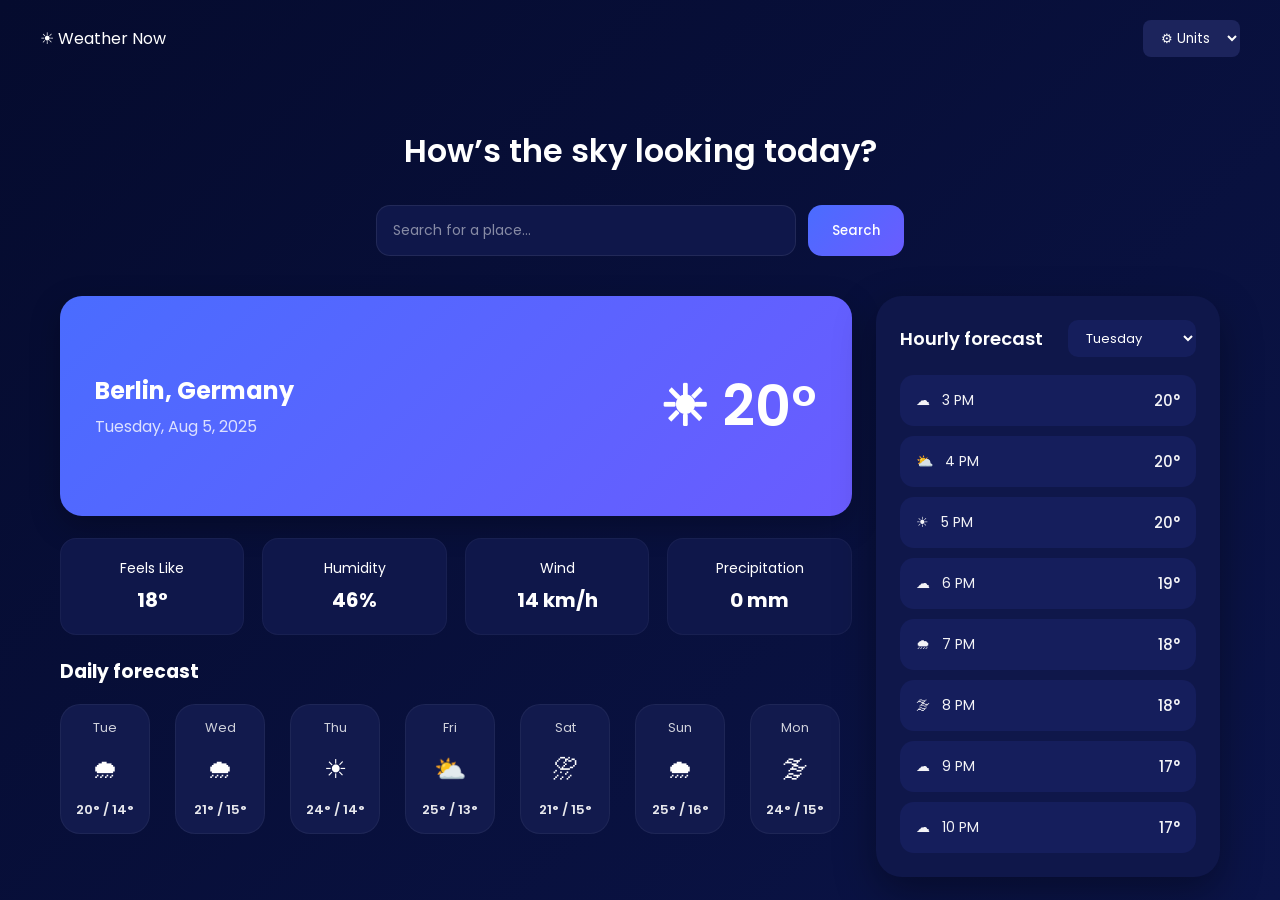
<file: index.html>
<!doctype html>
<html lang="en">
  <head>
    <meta charset="UTF-8" />
    <meta name="viewport" content="width=device-width, initial-scale=1.0" />
    <title>Weather Now</title>

    <link rel="stylesheet" href="style.css" />
    <link
      href="https://fonts.googleapis.com/css2?family=Poppins:wght@300;400;600&display=swap"
      rel="stylesheet"
    />
  </head>
  <body>
    <header class="top-bar">
      <div class="logo">☀ Weather Now</div>
      <select class="units-btn">
        <option>⚙ Units</option>
      </select>
    </header>

    <main class="container">
      <h1>How’s the sky looking today?</h1>

      <div class="search-box">
        <input type="text" placeholder="Search for a place..." />
        <button>Search</button>
      </div>

      <section class="content">
        <!-- LEFT -->
        <div class="left">
          <div class="current-weather">
            <div>
              <h2>Berlin, Germany</h2>
              <p>Tuesday, Aug 5, 2025</p>
            </div>
            <div class="temp">☀ 20°</div>
          </div>

          <div class="stats">
            <div class="card">Feels Like<strong>18°</strong></div>
            <div class="card">Humidity<strong>46%</strong></div>
            <div class="card">Wind<strong>14 km/h</strong></div>
            <div class="card">Precipitation<strong>0 mm</strong></div>
          </div>

          <div class="daily">
            <h3>Daily forecast</h3>

            <div class="days">
              <div class="day">
                <div class="name">Tue</div>
                <div class="icon">🌧</div>
                <div class="temp">20° / 14°</div>
              </div>

              <div class="day">
                <div class="name">Wed</div>
                <div class="icon">🌧</div>
                <div class="temp">21° / 15°</div>
              </div>

              <div class="day">
                <div class="name">Thu</div>
                <div class="icon">☀</div>
                <div class="temp">24° / 14°</div>
              </div>

              <div class="day">
                <div class="name">Fri</div>
                <div class="icon">⛅</div>
                <div class="temp">25° / 13°</div>
              </div>

              <div class="day">
                <div class="name">Sat</div>
                <div class="icon">⛈</div>
                <div class="temp">21° / 15°</div>
              </div>

              <div class="day">
                <div class="name">Sun</div>
                <div class="icon">🌧</div>
                <div class="temp">25° / 16°</div>
              </div>

              <div class="day">
                <div class="name">Mon</div>
                <div class="icon">🌫</div>
                <div class="temp">24° / 15°</div>
              </div>
            </div>
          </div>
        </div>

        <!-- RIGHT -->
        <aside class="right">
          <div class="right-header">
            <h3>Hourly forecast</h3>

            <select class="day-select">
              <option>Tuesday</option>
              <option>Wednesday</option>
              <option>Thursday</option>
            </select>
          </div>

          <ul class="hourly">
            <li>
              <div class="time"><span>☁</span>3 PM</div>
              <span class="deg">20°</span>
            </li>
            <li>
              <div class="time"><span>⛅</span>4 PM</div>
              <span class="deg">20°</span>
            </li>
            <li>
              <div class="time"><span>☀</span>5 PM</div>
              <span class="deg">20°</span>
            </li>
            <li>
              <div class="time"><span>☁</span>6 PM</div>
              <span class="deg">19°</span>
            </li>
            <li>
              <div class="time"><span>🌧</span>7 PM</div>
              <span class="deg">18°</span>
            </li>
            <li>
              <div class="time"><span>🌫</span>8 PM</div>
              <span class="deg">18°</span>
            </li>
            <li>
              <div class="time"><span>☁</span>9 PM</div>
              <span class="deg">17°</span>
            </li>
            <li>
              <div class="time"><span>☁</span>10 PM</div>
              <span class="deg">17°</span>
            </li>
          </ul>
        </aside>
      </section>
    </main>
  </body>
</html>
</file>
<file: style.css>
* {
  margin: 0;
  padding: 0;
  box-sizing: border-box;
  font-family: "Poppins", sans-serif;
}

body {
  background: linear-gradient(135deg, #050b2e, #0b1448);
  color: #fff;
  min-height: 100vh;
}

/* HEADER */
.top-bar {
  display: flex;
  justify-content: space-between;
  align-items: center;
  padding: 20px 40px;
}

.units-btn {
  background: #1c245c;
  color: #fff;
  border: none;
  padding: 8px 14px;
  border-radius: 8px;
  cursor: pointer;
}

/* MAIN */
.container {
  max-width: 1200px;
  margin: auto;
  padding: 20px;
}

.container h1 {
  text-align: center;
  margin: 30px 0;
  font-weight: 600;
}

/* SEARCH */
.search-box {
  display: flex;
  justify-content: center;
  gap: 12px;
  margin-bottom: 40px;
}

.search-box input {
  width: 420px;
  padding: 14px 16px;
  border-radius: 14px;
  border: 1px solid rgba(255, 255, 255, 0.08);
  outline: none;
  background: #0f174a;
  color: #fff;
  font-size: 14px;
  transition: 0.3s;
}

.search-box input::placeholder {
  color: rgba(255, 255, 255, 0.5);
}

.search-box input:focus {
  border-color: #4a6cff;
  box-shadow: 0 0 0 2px rgba(74, 108, 255, 0.25);
}

.search-box button {
  padding: 14px 24px;
  background: linear-gradient(135deg, #4a6cff, #6a5cff);
  color: white;
  border: none;
  border-radius: 14px;
  cursor: pointer;
  font-weight: 500;
}

/* CONTENT LAYOUT */
.content {
  display: grid;
  grid-template-columns: 2.3fr 1fr;
  gap: 24px;
  align-items: stretch;
}

/* CURRENT WEATHER */
.current-weather {
  background: linear-gradient(135deg, #4a6cff, #6a5cff);
  border-radius: 22px;
  padding: 35px;
  display: flex;
  justify-content: space-between;
  align-items: center;
  min-height: 220px;
  box-shadow: 0 10px 30px rgba(0, 0, 0, 0.25);
}

.current-weather h2 {
  font-size: 24px;
  margin-bottom: 6px;
}

.current-weather p {
  opacity: 0.8;
}

.temp {
  font-size: 56px;
  font-weight: 600;
}

/* STATS */
.stats {
  display: grid;
  grid-template-columns: repeat(4, 1fr);
  gap: 18px;
  margin-top: 22px;
  margin-bottom: 22px;
}

.card {
  background: #0f174a;
  border-radius: 16px;
  padding: 20px;
  text-align: center;
  font-size: 14px;
  box-shadow: inset 0 0 0 1px rgba(255, 255, 255, 0.04);
}

.card strong {
  display: block;
  margin-top: 6px;
  font-size: 20px;
}

.card:hover {
  transform: translateY(-4px);
  background: #182272;
}

/* DAILY SECTION */
.days {
  display: flex;
  gap: 25px;
  margin-top: 18px;
}

/* CARD */
.day {
  background: #121a4d;
  border-radius: 20px;

  width: 90px;
  height: 130px;

  padding: 14px 10px;

  display: flex;
  flex-direction: column;
  justify-content: space-between;
  align-items: center;

  text-align: center;

  box-shadow: inset 0 0 0 1px rgba(255, 255, 255, 0.05);
  transition: 0.25s ease;
}

.day:hover {
  transform: translateY(-4px);
  background: #182272;
}

.day .name {
  font-size: 13px;
  opacity: 0.8;
}

.day .icon {
  font-size: 26px;
}

.day .temp {
  font-size: 13px;
  opacity: 0.9;
}

/* RIGHT PANEL */
.right {
  background: #0f174a;
  border-radius: 26px;
  padding: 24px;
  height: 100%;
  box-shadow: 0 15px 40px rgba(0, 0, 0, 0.35);
  display: flex;
  flex-direction: column;
}

/* HEADER */
.right-header {
  display: flex;
  justify-content: space-between;
  align-items: center;
  margin-bottom: 18px;
}

.right-header h3 {
  font-size: 18px;
  font-weight: 600;
}

/* DAY SELECT */
.day-select {
  background: #151e5c;
  border: none;
  color: #fff;
  padding: 8px 14px;
  border-radius: 10px;
  font-size: 13px;
  outline: none;
  cursor: pointer;
}

/* HOURLY LIST */
.hourly {
  list-style: none;
  display: flex;
  flex-direction: column;
  gap: 10px; /* مسافة بين الكروت */
}

/* EACH ROW → شكل كارت */
.hourly li {
  display: flex;
  justify-content: space-between;
  align-items: center;

  background: #151e5c;
  padding: 14px 16px;
  border-radius: 14px;

  font-size: 14px;
  transition: 0.2s ease;
}

.hourly li:hover {
  background: #1b2670;
  transform: translateY(-1px);
}

.time {
  display: flex;
  align-items: center;
  gap: 12px;
  opacity: 0.95;
}

.deg {
  font-weight: 500;
  opacity: 0.95;
  font-size: 15px;
}
</file>
